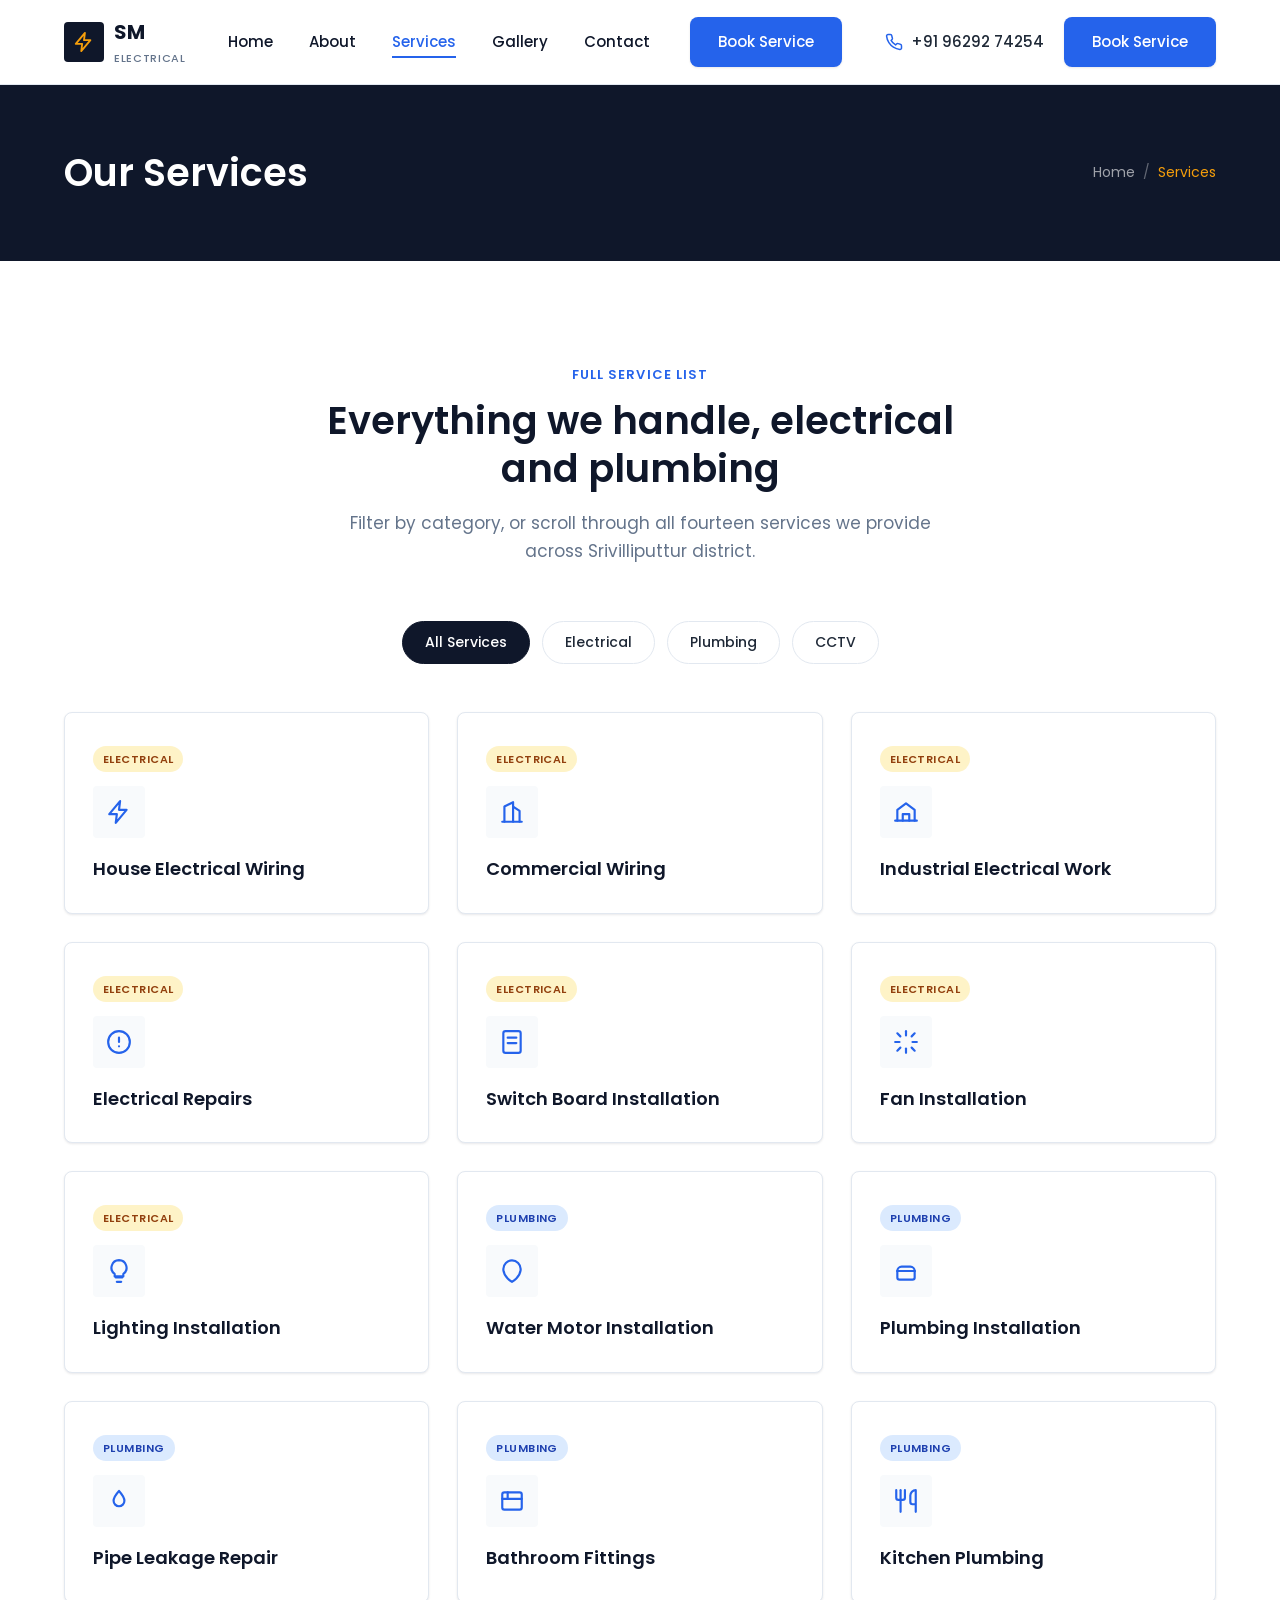
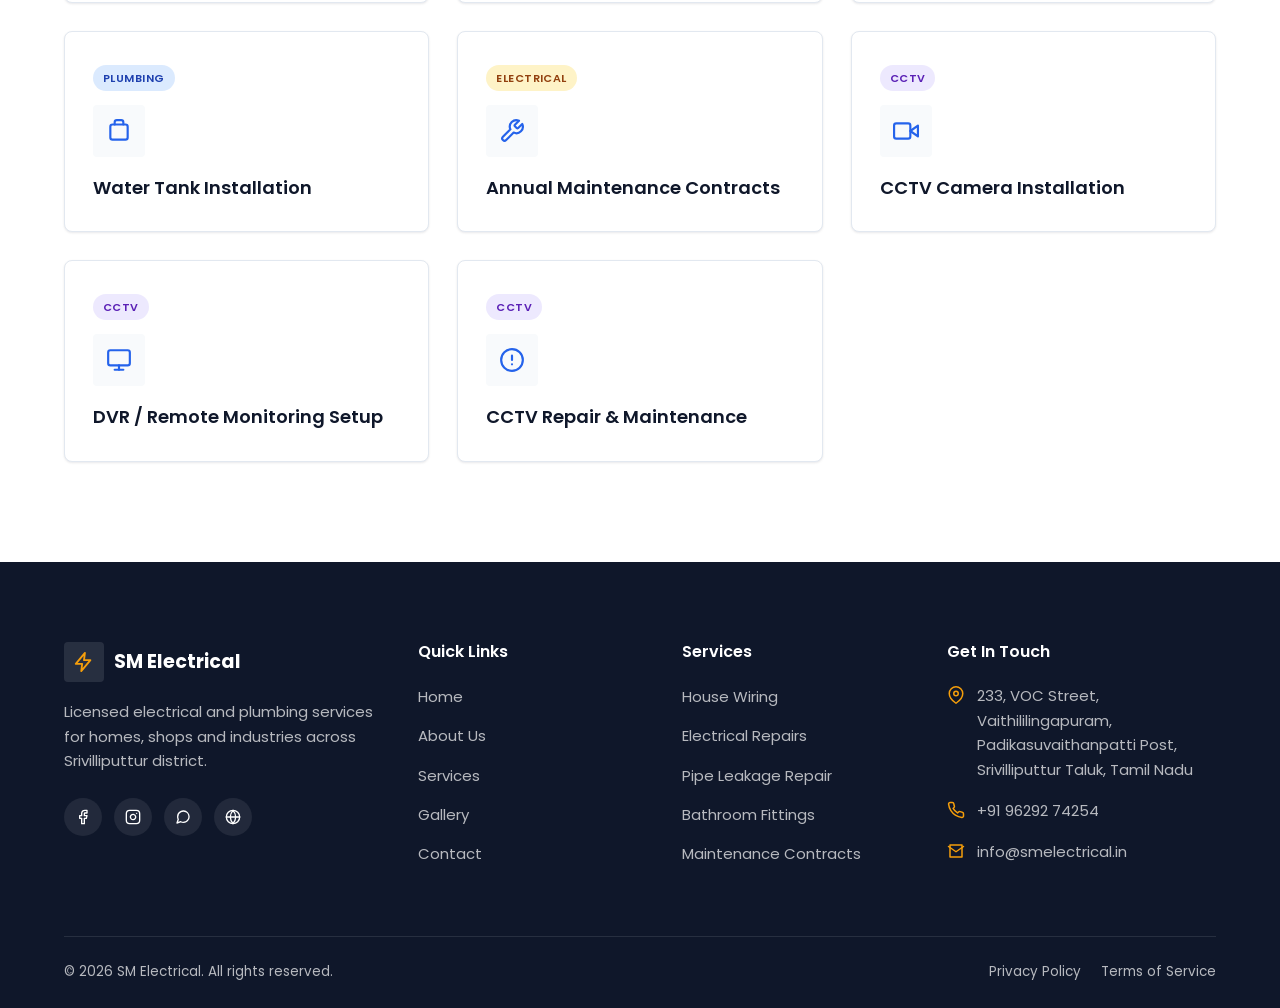
<file: project/services.html>
<!DOCTYPE html>
<html lang="en">
<head>
  <meta charset="UTF-8">
  <meta name="viewport" content="width=device-width, initial-scale=1.0">
  <title>Our Services | SM Electrical, Srivilliputtur</title>
  <meta name="description" content="Explore all electrical and plumbing services offered by SM Electrical in Srivilliputtur — wiring, repairs, installations, and maintenance for homes, shops and industries.">
  <meta property="og:type" content="website">
  <meta property="og:title" content="Electrical & Plumbing Services in Srivilliputtur">
  <meta property="og:description" content="House wiring, commercial and industrial electrical work, plumbing installation, leak repair and maintenance — all under one roof.">
  <meta property="og:image" content="images/hero-electrician.svg">
  <link rel="icon" href="images/favicon.svg" type="image/svg+xml">
  <link rel="preconnect" href="https://fonts.googleapis.com">
  <link rel="preconnect" href="https://fonts.gstatic.com" crossorigin>
  <link href="https://fonts.googleapis.com/css2?family=Poppins:wght@400;500;600;700&display=swap" rel="stylesheet">
  <link rel="stylesheet" href="css/style.css">
  <link rel="stylesheet" href="css/responsive.css">
</head>
<body>

  <a href="#main-content" class="skip-link">Skip to main content</a>

  <header class="site-header">
    <div class="container header-inner">
      <a href="index.html" class="logo" aria-label="SM Electrical — Home">
        <span class="logo-mark">
          <svg viewBox="0 0 24 24" fill="none" stroke="#F59E0B" stroke-width="2" stroke-linecap="round" stroke-linejoin="round" aria-hidden="true"><path d="M13 2 3 14h7l-1 8 10-12h-7l1-8z"/></svg>
        </span>
        <span class="logo-text">SM<span class="logo-sub">Electrical</span></span>
      </a>

      <nav class="main-nav" aria-label="Primary navigation">
        <ul class="nav-list">
          <li><a href="index.html" class="nav-link">Home</a></li>
          <li><a href="index.html#about" class="nav-link">About</a></li>
          <li><a href="services.html" class="nav-link">Services</a></li>
          <li><a href="index.html#gallery" class="nav-link">Gallery</a></li>
          <li><a href="index.html#contact" class="nav-link">Contact</a></li>
        </ul>
        <a href="index.html#contact" class="btn btn-primary">Book Service</a>
      </nav>

      <div class="header-actions">
        <a href="tel:+919629274254" class="header-call">
          <svg viewBox="0 0 24 24" fill="none" stroke="currentColor" stroke-width="2" stroke-linecap="round" stroke-linejoin="round" aria-hidden="true"><path d="M22 16.92v3a2 2 0 0 1-2.18 2 19.79 19.79 0 0 1-8.63-3.07 19.5 19.5 0 0 1-6-6 19.79 19.79 0 0 1-3.07-8.67A2 2 0 0 1 4.11 2h3a2 2 0 0 1 2 1.72c.127.96.361 1.903.7 2.81a2 2 0 0 1-.45 2.11L8.09 9.91a16 16 0 0 0 6 6l1.27-1.27a2 2 0 0 1 2.11-.45c.907.339 1.85.573 2.81.7A2 2 0 0 1 22 16.92z"/></svg>
          <span>+91 96292 74254</span>
        </a>
        <a href="index.html#contact" class="btn btn-primary">Book Service</a>
        <button type="button" class="nav-toggle" aria-label="Toggle navigation menu" aria-expanded="false" aria-controls="main-nav">
          <span class="nav-toggle-bar"></span>
          <span class="nav-toggle-bar"></span>
          <span class="nav-toggle-bar"></span>
        </button>
      </div>
    </div>
    <div class="nav-backdrop"></div>
  </header>

  <main id="main-content">

    <section class="page-hero">
      <div class="container page-hero-inner">
        <h1>Our Services</h1>
        <nav class="breadcrumbs" aria-label="Breadcrumb">
          <a href="index.html">Home</a>
          <span class="sep">/</span>
          <span class="current">Services</span>
        </nav>
      </div>
    </section>

    <section class="section">
      <div class="container">
        <div class="section-header section-header--center reveal">
          <span class="eyebrow">Full service list</span>
          <h2 class="section-title">Everything we handle, electrical and plumbing</h2>
          <p class="section-subtitle">Filter by category, or scroll through all fourteen services we provide across Srivilliputtur district.</p>
        </div>

        <div class="service-category-nav reveal" role="group" aria-label="Filter services by category">
          <button type="button" class="category-btn is-active" data-filter="all" aria-pressed="true">All Services</button>
          <button type="button" class="category-btn" data-filter="electrical" aria-pressed="false">Electrical</button>
          <button type="button" class="category-btn" data-filter="plumbing" aria-pressed="false">Plumbing</button>
          <button type="button" class="category-btn" data-filter="cctv" aria-pressed="false">CCTV</button>
        </div>

        <div class="services-page-grid">

          <div class="service-card reveal" id="wiring" data-category="electrical">
            <span class="service-tag service-tag--electrical">Electrical</span>
            <div class="service-icon">
              <svg viewBox="0 0 24 24" fill="none" stroke="currentColor" stroke-width="2" stroke-linecap="round" stroke-linejoin="round" aria-hidden="true"><path d="M13 2 3 14h7l-1 8 10-12h-7l1-8z"/></svg>
            </div>
            <h3>House Electrical Wiring</h3>
          </div>

          <div class="service-card reveal" id="commercial" data-category="electrical">
            <span class="service-tag service-tag--electrical">Electrical</span>
            <div class="service-icon">
              <svg viewBox="0 0 24 24" fill="none" stroke="currentColor" stroke-width="2" stroke-linecap="round" stroke-linejoin="round" aria-hidden="true"><path d="M3 21h18"/><path d="M5 21V7l8-4v18"/><path d="M19 21V11l-6-4"/></svg>
            </div>
            <h3>Commercial Wiring</h3>
          </div>

          <div class="service-card reveal" id="industrial" data-category="electrical">
            <span class="service-tag service-tag--electrical">Electrical</span>
            <div class="service-icon">
              <svg viewBox="0 0 24 24" fill="none" stroke="currentColor" stroke-width="2" stroke-linecap="round" stroke-linejoin="round" aria-hidden="true"><path d="M2 20h20"/><path d="M4 20V10l8-6 8 6v10"/><path d="M9 20v-6h6v6"/></svg>
            </div>
            <h3>Industrial Electrical Work</h3>
          </div>

          <div class="service-card reveal" id="repairs" data-category="electrical">
            <span class="service-tag service-tag--electrical">Electrical</span>
            <div class="service-icon">
              <svg viewBox="0 0 24 24" fill="none" stroke="currentColor" stroke-width="2" stroke-linecap="round" stroke-linejoin="round" aria-hidden="true"><circle cx="12" cy="12" r="10"/><line x1="12" y1="8" x2="12" y2="12"/><line x1="12" y1="16" x2="12.01" y2="16"/></svg>
            </div>
            <h3>Electrical Repairs</h3>
          </div>

          <div class="service-card reveal" id="switchboard" data-category="electrical">
            <span class="service-tag service-tag--electrical">Electrical</span>
            <div class="service-icon">
              <svg viewBox="0 0 24 24" fill="none" stroke="currentColor" stroke-width="2" stroke-linecap="round" stroke-linejoin="round" aria-hidden="true"><rect x="4" y="2" width="16" height="20" rx="2"/><line x1="8" y1="8" x2="16" y2="8"/><line x1="8" y1="13" x2="16" y2="13"/></svg>
            </div>
            <h3>Switch Board Installation</h3>
          </div>

          <div class="service-card reveal" id="fan" data-category="electrical">
            <span class="service-tag service-tag--electrical">Electrical</span>
            <div class="service-icon">
              <svg viewBox="0 0 24 24" fill="none" stroke="currentColor" stroke-width="2" stroke-linecap="round" stroke-linejoin="round" aria-hidden="true"><path d="M12 2v4"/><path d="m6.8 6.8-2.8-2.8"/><path d="M2 12h4"/><path d="m6.8 17.2-2.8 2.8"/><path d="M12 18v4"/><path d="m17.2 17.2 2.8 2.8"/><path d="M18 12h4"/><path d="m17.2 6.8 2.8-2.8"/></svg>
            </div>
            <h3>Fan Installation</h3>
          </div>

          <div class="service-card reveal" id="lighting" data-category="electrical">
            <span class="service-tag service-tag--electrical">Electrical</span>
            <div class="service-icon">
              <svg viewBox="0 0 24 24" fill="none" stroke="currentColor" stroke-width="2" stroke-linecap="round" stroke-linejoin="round" aria-hidden="true"><path d="M9 18h6"/><path d="M10 22h4"/><path d="M12 2a7 7 0 0 0-4 12.7V17h8v-2.3A7 7 0 0 0 12 2z"/></svg>
            </div>
            <h3>Lighting Installation</h3>
          </div>

          <div class="service-card reveal" id="watermotor" data-category="plumbing">
            <span class="service-tag service-tag--plumbing">Plumbing</span>
            <div class="service-icon">
              <svg viewBox="0 0 24 24" fill="none" stroke="currentColor" stroke-width="2" stroke-linecap="round" stroke-linejoin="round" aria-hidden="true"><path d="M12 22s8-4.5 8-11.8A8 8 0 0 0 4 10.2C4 17.5 12 22 12 22z"/></svg>
            </div>
            <h3>Water Motor Installation</h3>
          </div>

          <div class="service-card reveal" id="plumbing-install" data-category="plumbing">
            <span class="service-tag service-tag--plumbing">Plumbing</span>
            <div class="service-icon">
              <svg viewBox="0 0 24 24" fill="none" stroke="currentColor" stroke-width="2" stroke-linecap="round" stroke-linejoin="round" aria-hidden="true"><path d="M4 12h16"/><path d="M4 12a4 4 0 0 1 4-4h8a4 4 0 0 1 4 4"/><path d="M4 12v6a2 2 0 0 0 2 2h12a2 2 0 0 0 2-2v-6"/></svg>
            </div>
            <h3>Plumbing Installation</h3>
          </div>

          <div class="service-card reveal" id="leakage" data-category="plumbing">
            <span class="service-tag service-tag--plumbing">Plumbing</span>
            <div class="service-icon">
              <svg viewBox="0 0 24 24" fill="none" stroke="currentColor" stroke-width="2" stroke-linecap="round" stroke-linejoin="round" aria-hidden="true"><path d="M12 2.69s5 5.5 5 9.13a5 5 0 0 1-10 0c0-3.63 5-9.13 5-9.13z"/></svg>
            </div>
            <h3>Pipe Leakage Repair</h3>
          </div>

          <div class="service-card reveal" id="bathroom" data-category="plumbing">
            <span class="service-tag service-tag--plumbing">Plumbing</span>
            <div class="service-icon">
              <svg viewBox="0 0 24 24" fill="none" stroke="currentColor" stroke-width="2" stroke-linecap="round" stroke-linejoin="round" aria-hidden="true"><rect x="3" y="4" width="18" height="16" rx="2"/><path d="M3 10h18"/><path d="M8 4v6"/></svg>
            </div>
            <h3>Bathroom Fittings</h3>
          </div>

          <div class="service-card reveal" id="kitchen" data-category="plumbing">
            <span class="service-tag service-tag--plumbing">Plumbing</span>
            <div class="service-icon">
              <svg viewBox="0 0 24 24" fill="none" stroke="currentColor" stroke-width="2" stroke-linecap="round" stroke-linejoin="round" aria-hidden="true"><path d="M3 2v7c0 1.1.9 2 2 2h4a2 2 0 0 0 2-2V2"/><path d="M7 2v20"/><path d="M21 15V2a5 5 0 0 0-5 5v6c0 1.1.9 2 2 2h3zm0 0v7"/></svg>
            </div>
            <h3>Kitchen Plumbing</h3>
          </div>

          <div class="service-card reveal" id="watertank" data-category="plumbing">
            <span class="service-tag service-tag--plumbing">Plumbing</span>
            <div class="service-icon">
              <svg viewBox="0 0 24 24" fill="none" stroke="currentColor" stroke-width="2" stroke-linecap="round" stroke-linejoin="round" aria-hidden="true"><rect x="4" y="6" width="16" height="14" rx="2"/><path d="M8 6V4a2 2 0 0 1 2-2h4a2 2 0 0 1 2 2v2"/></svg>
            </div>
            <h3>Water Tank Installation</h3>
          </div>

          <div class="service-card reveal" id="maintenance" data-category="electrical">
            <span class="service-tag service-tag--electrical">Electrical</span>
            <div class="service-icon">
              <svg viewBox="0 0 24 24" fill="none" stroke="currentColor" stroke-width="2" stroke-linecap="round" stroke-linejoin="round" aria-hidden="true"><path d="M14.7 6.3a1 1 0 0 0 0 1.4l1.6 1.6a1 1 0 0 0 1.4 0l3.77-3.77a6 6 0 0 1-7.94 7.94l-6.91 6.91a2.12 2.12 0 0 1-3-3l6.91-6.91a6 6 0 0 1 7.94-7.94l-3.76 3.76z"/></svg>
            </div>
            <h3>Annual Maintenance Contracts</h3>
          </div>

          <div class="service-card reveal" id="cctv-installation" data-category="cctv">
            <span class="service-tag service-tag--cctv">CCTV</span>
            <div class="service-icon">
              <svg viewBox="0 0 24 24" fill="none" stroke="currentColor" stroke-width="2" stroke-linecap="round" stroke-linejoin="round" aria-hidden="true"><path d="M23 7l-7 5 7 5V7z"/><rect x="1" y="5" width="15" height="14" rx="2" ry="2"/></svg>
            </div>
            <h3>CCTV Camera Installation</h3>
          </div>

          <div class="service-card reveal" id="cctv-monitoring" data-category="cctv">
            <span class="service-tag service-tag--cctv">CCTV</span>
            <div class="service-icon">
              <svg viewBox="0 0 24 24" fill="none" stroke="currentColor" stroke-width="2" stroke-linecap="round" stroke-linejoin="round" aria-hidden="true"><rect x="2" y="3" width="20" height="14" rx="2"/><line x1="8" y1="21" x2="16" y2="21"/><line x1="12" y1="17" x2="12" y2="21"/></svg>
            </div>
            <h3>DVR / Remote Monitoring Setup</h3>
          </div>

          <div class="service-card reveal" id="cctv-repair" data-category="cctv">
            <span class="service-tag service-tag--cctv">CCTV</span>
            <div class="service-icon">
              <svg viewBox="0 0 24 24" fill="none" stroke="currentColor" stroke-width="2" stroke-linecap="round" stroke-linejoin="round" aria-hidden="true"><circle cx="12" cy="12" r="10"/><line x1="12" y1="8" x2="12" y2="12"/><line x1="12" y1="16" x2="12.01" y2="16"/></svg>
            </div>
            <h3>CCTV Repair &amp; Maintenance</h3>
          </div>

        </div>
      </div>
    </section>

  </main>

  <footer class="site-footer">
    <div class="container">
      <div class="footer-grid">
        <div class="footer-about">
          <a href="index.html" class="footer-logo">
            <span class="logo-mark">
              <svg viewBox="0 0 24 24" fill="none" stroke="#F59E0B" stroke-width="2" stroke-linecap="round" stroke-linejoin="round" aria-hidden="true"><path d="M13 2 3 14h7l-1 8 10-12h-7l1-8z"/></svg>
            </span>
            SM Electrical
          </a>
          <p>Licensed electrical and plumbing services for homes, shops and industries across Srivilliputtur district.</p>
          <div class="footer-social">
            <a href="#" aria-label="Follow us on Facebook"><svg viewBox="0 0 24 24" fill="none" stroke="currentColor" stroke-width="2" stroke-linecap="round" stroke-linejoin="round" aria-hidden="true"><path d="M18 2h-3a5 5 0 0 0-5 5v3H7v4h3v8h4v-8h3l1-4h-4V7a1 1 0 0 1 1-1h3z"/></svg></a>
            <a href="https://www.instagram.com/sm_electrical_1997" target="_blank" rel="noopener" aria-label="Follow us on Instagram"><svg viewBox="0 0 24 24" fill="none" stroke="currentColor" stroke-width="2" stroke-linecap="round" stroke-linejoin="round" aria-hidden="true"><rect x="2" y="2" width="20" height="20" rx="5"/><path d="M16 11.37A4 4 0 1 1 12.63 8 4 4 0 0 1 16 11.37z"/><line x1="17.5" y1="6.5" x2="17.51" y2="6.5"/></svg></a>
            <a href="https://wa.me/919629274254" target="_blank" rel="noopener" aria-label="Message us on WhatsApp"><svg viewBox="0 0 24 24" fill="none" stroke="currentColor" stroke-width="2" stroke-linecap="round" stroke-linejoin="round" aria-hidden="true"><path d="M21 11.5a8.38 8.38 0 0 1-.9 3.8 8.5 8.5 0 0 1-7.6 4.7 8.38 8.38 0 0 1-3.8-.9L3 21l1.9-5.7a8.38 8.38 0 0 1-.9-3.8 8.5 8.5 0 0 1 4.7-7.6 8.38 8.38 0 0 1 3.8-.9h.5a8.48 8.48 0 0 1 8 8v.5z"/></svg></a>
            <a href="#" aria-label="Find us on Google"><svg viewBox="0 0 24 24" fill="none" stroke="currentColor" stroke-width="2" stroke-linecap="round" stroke-linejoin="round" aria-hidden="true"><circle cx="12" cy="12" r="10"/><line x1="2" y1="12" x2="22" y2="12"/><path d="M12 2a15.3 15.3 0 0 1 4 10 15.3 15.3 0 0 1-4 10 15.3 15.3 0 0 1-4-10 15.3 15.3 0 0 1 4-10z"/></svg></a>
          </div>
        </div>

        <div class="footer-nav">
          <h3 class="footer-heading">Quick Links</h3>
          <ul class="footer-links">
            <li><a href="index.html">Home</a></li>
            <li><a href="index.html#about">About Us</a></li>
            <li><a href="services.html">Services</a></li>
            <li><a href="index.html#gallery">Gallery</a></li>
            <li><a href="index.html#contact">Contact</a></li>
          </ul>
        </div>

        <div class="footer-services">
          <h3 class="footer-heading">Services</h3>
          <ul class="footer-links">
            <li><a href="services.html#wiring">House Wiring</a></li>
            <li><a href="services.html#repairs">Electrical Repairs</a></li>
            <li><a href="services.html#leakage">Pipe Leakage Repair</a></li>
            <li><a href="services.html#bathroom">Bathroom Fittings</a></li>
            <li><a href="services.html#maintenance">Maintenance Contracts</a></li>
          </ul>
        </div>

        <div class="footer-contact">
          <h3 class="footer-heading">Get In Touch</h3>
          <div class="footer-contact-item">
            <svg viewBox="0 0 24 24" fill="none" stroke="currentColor" stroke-width="2" stroke-linecap="round" stroke-linejoin="round" aria-hidden="true"><path d="M21 10c0 7-9 13-9 13s-9-6-9-13a9 9 0 0 1 18 0z"/><circle cx="12" cy="10" r="3"/></svg>
            <span>233, VOC Street, Vaithililingapuram, Padikasuvaithanpatti Post, Srivilliputtur Taluk, Tamil Nadu</span>
          </div>
          <div class="footer-contact-item">
            <svg viewBox="0 0 24 24" fill="none" stroke="currentColor" stroke-width="2" stroke-linecap="round" stroke-linejoin="round" aria-hidden="true"><path d="M22 16.92v3a2 2 0 0 1-2.18 2 19.79 19.79 0 0 1-8.63-3.07 19.5 19.5 0 0 1-6-6 19.79 19.79 0 0 1-3.07-8.67A2 2 0 0 1 4.11 2h3a2 2 0 0 1 2 1.72c.127.96.361 1.903.7 2.81a2 2 0 0 1-.45 2.11L8.09 9.91a16 16 0 0 0 6 6l1.27-1.27a2 2 0 0 1 2.11-.45c.907.339 1.85.573 2.81.7A2 2 0 0 1 22 16.92z"/></svg>
            <span>+91 96292 74254</span>
          </div>
          <div class="footer-contact-item">
            <svg viewBox="0 0 24 24" fill="none" stroke="currentColor" stroke-width="2" stroke-linecap="round" stroke-linejoin="round" aria-hidden="true"><path d="M4 4h16v16H4z"/><path d="m22 6-10 7L2 6"/></svg>
            <span>info@smelectrical.in</span>
          </div>
        </div>
      </div>

      <div class="footer-bottom">
        <p>&copy; <span id="current-year">2026</span> SM Electrical. All rights reserved.</p>
        <div class="footer-bottom-links">
          <a href="#">Privacy Policy</a>
          <a href="#">Terms of Service</a>
        </div>
      </div>
    </div>
  </footer>

  <button type="button" class="scroll-top" aria-label="Scroll back to top">
    <svg viewBox="0 0 24 24" fill="none" stroke="currentColor" stroke-width="2" stroke-linecap="round" stroke-linejoin="round" aria-hidden="true"><line x1="12" y1="19" x2="12" y2="5"/><polyline points="5 12 12 5 19 12"/></svg>
  </button>

  <script src="js/main.js"></script>
</body>
</html>
</file>
<file: project/css/style.css>
/* ==========================================================================
   SM Electrical
   Main Stylesheet
   ========================================================================== */

/* -----------------------------------------
   1. CSS Variables
----------------------------------------- */
:root {
  --color-primary: #0F172A;
  --color-secondary: #2563EB;
  --color-accent: #F59E0B;
  --color-bg: #FFFFFF;
  --color-section-bg: #F8FAFC;
  --color-text: #1F2937;
  --color-text-muted: #64748B;
  --color-border: #E2E8F0;
  --color-white: #FFFFFF;

  --font-primary: 'Poppins', -apple-system, BlinkMacSystemFont, 'Segoe UI', sans-serif;

  --max-width: 1200px;
  --radius: 8px;
  --radius-sm: 4px;

  --section-padding: 100px;
  --section-padding-mobile: 60px;

  --shadow-sm: 0 1px 3px rgba(15, 23, 42, 0.06), 0 1px 2px rgba(15, 23, 42, 0.04);
  --shadow-md: 0 4px 14px rgba(15, 23, 42, 0.08);
  --shadow-lg: 0 10px 30px rgba(15, 23, 42, 0.10);

  --transition-fast: 0.2s ease;
  --transition-base: 0.3s ease;
}

/* Scroll offset for sticky header on anchor jumps */
#about,
#services,
#gallery,
#contact,
#why-us,
#how-we-work,
#testimonials {
  scroll-margin-top: 100px;
}

/* -----------------------------------------
   2. Reset & Base
----------------------------------------- */
*,
*::before,
*::after {
  box-sizing: border-box;
  margin: 0;
  padding: 0;
}

html {
  scroll-behavior: smooth;
  -webkit-text-size-adjust: 100%;
}

body {
  font-family: var(--font-primary);
  color: var(--color-text);
  background-color: var(--color-bg);
  line-height: 1.65;
  font-size: 16px;
  overflow-x: hidden;
}

img {
  max-width: 100%;
  display: block;
}

a {
  color: inherit;
  text-decoration: none;
}

ul,
ol {
  list-style: none;
}

button {
  font-family: inherit;
  cursor: pointer;
  border: none;
  background: none;
}

input,
textarea,
select {
  font-family: inherit;
  font-size: 1rem;
}

h1, h2, h3, h4, h5, h6 {
  font-weight: 600;
  line-height: 1.25;
  color: var(--color-primary);
}

/* Visible keyboard focus for accessibility */
a:focus-visible,
button:focus-visible,
input:focus-visible,
textarea:focus-visible,
select:focus-visible {
  outline: 2px solid var(--color-secondary);
  outline-offset: 3px;
  border-radius: var(--radius-sm);
}

.skip-link {
  position: absolute;
  left: -9999px;
  top: 0;
  background: var(--color-primary);
  color: var(--color-white);
  padding: 12px 20px;
  z-index: 2000;
  border-radius: 0 0 var(--radius-sm) 0;
}

.skip-link:focus {
  left: 0;
}

@media (prefers-reduced-motion: reduce) {
  *,
  *::before,
  *::after {
    animation-duration: 0.01ms !important;
    animation-iteration-count: 1 !important;
    transition-duration: 0.01ms !important;
    scroll-behavior: auto !important;
  }
}

/* -----------------------------------------
   3. Layout Helpers
----------------------------------------- */
.container {
  max-width: var(--max-width);
  margin-inline: auto;
  padding-inline: 24px;
}

.section {
  padding-block: var(--section-padding);
}

.section--alt {
  background-color: var(--color-section-bg);
}

.section-header {
  max-width: 640px;
  margin-bottom: 56px;
}

.section-header--center {
  margin-inline: auto;
  text-align: center;
}

.eyebrow {
  display: inline-block;
  font-size: 0.8125rem;
  font-weight: 600;
  letter-spacing: 0.08em;
  text-transform: uppercase;
  color: var(--color-secondary);
  margin-bottom: 12px;
  position: relative;
  padding-left: 28px;
}

.eyebrow::before {
  content: '';
  position: absolute;
  left: 0;
  top: 50%;
  transform: translateY(-50%);
  width: 18px;
  height: 2px;
  background-color: var(--color-accent);
}

.section-header--center .eyebrow {
  padding-left: 0;
}

.section-header--center .eyebrow::before {
  display: none;
}

.section-title {
  font-size: clamp(1.75rem, 3vw, 2.5rem);
  margin-bottom: 16px;
}

.section-subtitle {
  color: var(--color-text-muted);
  font-size: 1.0625rem;
}

.text-center {
  text-align: center;
}

/* Fade-in on scroll */
.reveal {
  opacity: 0;
  transform: translateY(24px);
  transition: opacity 0.6s ease, transform 0.6s ease;
}

.reveal.is-visible {
  opacity: 1;
  transform: translateY(0);
}

/* -----------------------------------------
   4. Buttons
----------------------------------------- */
.btn {
  display: inline-flex;
  align-items: center;
  justify-content: center;
  gap: 8px;
  padding: 13px 28px;
  border-radius: var(--radius);
  font-weight: 500;
  font-size: 0.9375rem;
  transition: transform var(--transition-fast), box-shadow var(--transition-fast), background-color var(--transition-fast), color var(--transition-fast), border-color var(--transition-fast);
  white-space: nowrap;
}

.btn-primary {
  background-color: var(--color-secondary);
  color: var(--color-white);
  box-shadow: var(--shadow-sm);
}

.btn-primary:hover {
  background-color: #1D4ED8;
  box-shadow: var(--shadow-md);
  transform: translateY(-2px);
}

.btn-accent {
  background-color: var(--color-accent);
  color: var(--color-primary);
}

.btn-accent:hover {
  background-color: #D97F09;
  transform: translateY(-2px);
  box-shadow: var(--shadow-md);
}

.btn-outline {
  background-color: transparent;
  color: var(--color-primary);
  border: 1.5px solid var(--color-border);
}

.btn-outline:hover {
  border-color: var(--color-secondary);
  color: var(--color-secondary);
  transform: translateY(-2px);
}

.btn-outline-light {
  background-color: transparent;
  color: var(--color-white);
  border: 1.5px solid rgba(255, 255, 255, 0.35);
}

.btn-outline-light:hover {
  border-color: var(--color-white);
  background-color: rgba(255, 255, 255, 0.08);
  transform: translateY(-2px);
}

.btn-sm {
  padding: 10px 20px;
  font-size: 0.875rem;
}

.btn-block {
  width: 100%;
}

/* -----------------------------------------
   5. Header
----------------------------------------- */
.site-header {
  position: sticky;
  top: 0;
  z-index: 1000;
  background-color: rgba(255, 255, 255, 0.96);
  backdrop-filter: saturate(180%) blur(6px);
  border-bottom: 1px solid var(--color-border);
  transition: box-shadow var(--transition-base);
}

.site-header.is-scrolled {
  box-shadow: var(--shadow-sm);
}

.header-inner {
  display: flex;
  align-items: center;
  justify-content: space-between;
  height: 84px;
}

.logo {
  display: flex;
  align-items: center;
  gap: 10px;
  font-weight: 700;
  font-size: 1.25rem;
  color: var(--color-primary);
  flex-shrink: 0;
}

.logo-mark {
  width: 40px;
  height: 40px;
  border-radius: var(--radius-sm);
  background-color: var(--color-primary);
  display: flex;
  align-items: center;
  justify-content: center;
  flex-shrink: 0;
}

.logo-mark svg {
  width: 22px;
  height: 22px;
}

.logo-text .logo-sub {
  display: block;
  font-size: 0.6875rem;
  font-weight: 500;
  letter-spacing: 0.06em;
  color: var(--color-text-muted);
  text-transform: uppercase;
}

.main-nav {
  display: flex;
  align-items: center;
  gap: 40px;
}

.nav-list {
  display: flex;
  align-items: center;
  gap: 36px;
}

.nav-link {
  position: relative;
  font-size: 0.9375rem;
  font-weight: 500;
  color: var(--color-primary);
  padding-block: 6px;
}

.nav-link::after {
  content: '';
  position: absolute;
  left: 0;
  bottom: 0;
  width: 0;
  height: 2px;
  background-color: var(--color-secondary);
  transition: width var(--transition-base);
}

.nav-link:hover::after,
.nav-link.is-active::after {
  width: 100%;
}

.nav-link.is-active {
  color: var(--color-secondary);
}

.header-actions {
  display: flex;
  align-items: center;
  gap: 20px;
}

.header-call {
  display: flex;
  align-items: center;
  gap: 8px;
  font-size: 0.9375rem;
  font-weight: 500;
}

.header-call svg {
  width: 18px;
  height: 18px;
  color: var(--color-secondary);
  flex-shrink: 0;
}

.nav-toggle {
  display: none;
  flex-direction: column;
  justify-content: center;
  gap: 5px;
  width: 40px;
  height: 40px;
  z-index: 1100;
}

.nav-toggle-bar {
  width: 22px;
  height: 2px;
  background-color: var(--color-primary);
  transition: transform var(--transition-base), opacity var(--transition-base);
}

.nav-toggle[aria-expanded="true"] .nav-toggle-bar:nth-child(1) {
  transform: translateY(7px) rotate(45deg);
}

.nav-toggle[aria-expanded="true"] .nav-toggle-bar:nth-child(2) {
  opacity: 0;
}

.nav-toggle[aria-expanded="true"] .nav-toggle-bar:nth-child(3) {
  transform: translateY(-7px) rotate(-45deg);
}

/* -----------------------------------------
   6. Hero
----------------------------------------- */
.hero {
  background-color: var(--color-primary);
  background-image:
    linear-gradient(rgba(15, 23, 42, 0.75), rgba(15, 23, 42, 0.85)),
    url('../images/home.png?v=2');
  background-size: cover;
  background-position: center;
  background-repeat: no-repeat;
  position: relative;
  overflow: hidden;
}

.hero::before {
  display: none;
}

.hero-inner {
  position: relative;
  z-index: 1;
  padding-block: 120px 100px;
  display: grid;
  grid-template-columns: 1fr;
  gap: 48px;
  align-items: center;
}

.hero-title {
  color: var(--color-white);
  font-size: clamp(2.25rem, 4vw, 3.375rem);
  line-height: 1.15;
  margin-bottom: 20px;
}

.hero-title span {
  color: var(--color-accent);
}

.hero-subtitle {
  color: var(--color-accent);
  font-weight: 500;
  font-size: 1.125rem;
  margin-bottom: 16px;
}

.hero-desc {
  color: rgba(255, 255, 255, 0.78);
  font-size: 1.0625rem;
  max-width: 520px;
  margin-bottom: 16px;
}

.hero-tags {
  font-size: 0.875rem;
  letter-spacing: 0.05em;
  color: rgba(255, 255, 255, 0.7);
  margin-bottom: 32px;
}

.hero-actions {
  display: flex;
  flex-wrap: wrap;
  gap: 16px;
  margin-bottom: 44px;
}

/* -----------------------------------------
   7. Intro / About Snapshot
----------------------------------------- */
.intro {
  display: grid;
  grid-template-columns: 0.9fr 1.1fr;
  gap: 64px;
  align-items: center;
}

.intro-media {
  position: relative;
  border-radius: var(--radius);
  overflow: hidden;
}

.intro-media img {
  width: 100%;
  height: 100%;
  object-fit: cover;
  border-radius: var(--radius);
}

.intro-badge {
  position: absolute;
  bottom: 20px;
  right: -20px;
  background-color: var(--color-white);
  border-radius: var(--radius);
  padding: 20px 24px;
  box-shadow: var(--shadow-lg);
  text-align: center;
}

.intro-badge strong {
  display: block;
  font-size: 1.75rem;
  color: var(--color-secondary);
}

.intro-badge span {
  font-size: 0.75rem;
  color: var(--color-text-muted);
}

.intro-list {
  display: grid;
  grid-template-columns: 1fr 1fr;
  gap: 20px;
  margin-top: 28px;
}

.intro-list-item {
  display: flex;
  gap: 12px;
  align-items: flex-start;
}

.intro-list-item svg {
  width: 22px;
  height: 22px;
  color: var(--color-secondary);
  flex-shrink: 0;
}

.intro-list-item h4 {
  font-size: 0.9375rem;
  margin-bottom: 2px;
}

.intro-list-item p {
  font-size: 0.875rem;
  color: var(--color-text-muted);
}

/* -----------------------------------------
   8. Services Grid & Cards
----------------------------------------- */
.services-grid {
  display: grid;
  grid-template-columns: repeat(3, 1fr);
  gap: 28px;
}

.service-card {
  background-color: var(--color-white);
  border: 1px solid var(--color-border);
  border-radius: var(--radius);
  padding: 32px 28px;
  box-shadow: var(--shadow-sm);
  transition: transform var(--transition-base), box-shadow var(--transition-base), border-color var(--transition-base);
  display: block;
  cursor: default;
}

.service-card:hover {
  transform: translateY(-4px);
  box-shadow: var(--shadow-md);
  border-color: transparent;
}

.service-icon {
  width: 52px;
  height: 52px;
  border-radius: var(--radius-sm);
  background-color: var(--color-section-bg);
  display: flex;
  align-items: center;
  justify-content: center;
  margin-bottom: 20px;
  transition: background-color var(--transition-base);
}

.service-card:hover .service-icon {
  background-color: var(--color-secondary);
}

.service-icon svg {
  width: 26px;
  height: 26px;
  color: var(--color-secondary);
  transition: color var(--transition-base);
}

.service-card:hover .service-icon svg {
  color: var(--color-white);
}

.service-card h3 {
  font-size: 1.125rem;
  margin-bottom: 0;
}

.service-card p {
  color: var(--color-text-muted);
  font-size: 0.9375rem;
  margin-bottom: 20px;
}

.service-link {
  display: inline-flex;
  align-items: center;
  gap: 6px;
  font-size: 0.875rem;
  font-weight: 600;
  color: var(--color-secondary);
}

.service-link svg {
  width: 16px;
  height: 16px;
  transition: transform var(--transition-fast);
}

.service-link:hover svg {
  transform: translateX(3px);
}

.services-footer {
  margin-top: 48px;
  text-align: center;
}

.service-tag {
  display: inline-block;
  font-size: 0.6875rem;
  font-weight: 600;
  letter-spacing: 0.04em;
  text-transform: uppercase;
  padding: 4px 10px;
  border-radius: 999px;
  margin-bottom: 14px;
}

.service-tag--electrical {
  background-color: #FEF3C7;
  color: #92400E;
}

.service-tag--plumbing {
  background-color: #DBEAFE;
  color: #1E40AF;
}

.service-tag--cctv {
  background-color: #EDE9FE;
  color: #5B21B6;
}

/* -----------------------------------------
   9. Why Choose Us
----------------------------------------- */
.why-grid {
  display: grid;
  grid-template-columns: repeat(4, 1fr);
  gap: 28px;
}

.why-card {
  text-align: left;
  padding: 8px 0;
}

.why-number {
  font-size: 0.8125rem;
  font-weight: 700;
  color: var(--color-accent);
  letter-spacing: 0.06em;
  margin-bottom: 14px;
}

.why-card h3 {
  font-size: 1.0625rem;
  margin-bottom: 10px;
}

.why-card p {
  font-size: 0.9375rem;
  color: var(--color-text-muted);
}

/* -----------------------------------------
   10. How We Work (Process)
----------------------------------------- */
.process-grid {
  display: grid;
  grid-template-columns: repeat(4, 1fr);
  gap: 0;
  position: relative;
}

.process-step {
  position: relative;
  padding: 0 24px;
  text-align: center;
}

.process-step:not(:last-child)::after {
  content: '';
  position: absolute;
  top: 28px;
  right: -14%;
  width: 28%;
  border-top: 1.5px dashed var(--color-border);
}

.process-step-icon {
  width: 56px;
  height: 56px;
  border-radius: 50%;
  background-color: var(--color-primary);
  color: var(--color-white);
  display: flex;
  align-items: center;
  justify-content: center;
  font-weight: 700;
  font-size: 1.125rem;
  margin: 0 auto 20px;
  position: relative;
  z-index: 1;
}

.process-step h3 {
  font-size: 1.0625rem;
  margin-bottom: 10px;
}

.process-step p {
  font-size: 0.9375rem;
  color: var(--color-text-muted);
}

/* -----------------------------------------
   11. Emergency Banner
----------------------------------------- */
.emergency-banner {
  background-color: var(--color-secondary);
  background-image: linear-gradient(120deg, #1E40AF, #2563EB);
  padding-block: 48px;
}

.emergency-inner {
  display: flex;
  align-items: center;
  justify-content: space-between;
  gap: 32px;
  flex-wrap: wrap;
}

.emergency-content {
  display: flex;
  align-items: center;
  gap: 20px;
}

.emergency-icon {
  width: 56px;
  height: 56px;
  border-radius: 50%;
  background-color: rgba(255, 255, 255, 0.12);
  display: flex;
  align-items: center;
  justify-content: center;
  flex-shrink: 0;
}

.emergency-icon svg {
  width: 28px;
  height: 28px;
  color: var(--color-white);
}

.emergency-content h2 {
  color: var(--color-white);
  font-size: 1.375rem;
  margin-bottom: 4px;
}

.emergency-content p {
  color: rgba(255, 255, 255, 0.82);
  font-size: 0.9375rem;
}

.emergency-actions {
  display: flex;
  gap: 14px;
  flex-wrap: wrap;
}

/* -----------------------------------------
   13. Testimonials
----------------------------------------- */
.testimonials-grid {
  display: grid;
  grid-template-columns: repeat(3, 1fr);
  gap: 28px;
}

.testimonial-card {
  background-color: var(--color-white);
  border-radius: var(--radius);
  padding: 32px;
  box-shadow: var(--shadow-sm);
  border: 1px solid var(--color-border);
}

.testimonial-stars {
  display: flex;
  gap: 4px;
  margin-bottom: 18px;
}

.testimonial-stars svg {
  width: 16px;
  height: 16px;
  color: var(--color-accent);
}

.testimonial-text {
  font-size: 0.9375rem;
  color: var(--color-text);
  margin-bottom: 24px;
}

.testimonial-author {
  display: flex;
  align-items: center;
  gap: 12px;
}

.testimonial-avatar {
  width: 44px;
  height: 44px;
  border-radius: 50%;
  background-color: var(--color-primary);
  color: var(--color-white);
  display: flex;
  align-items: center;
  justify-content: center;
  font-weight: 600;
  font-size: 0.9375rem;
  flex-shrink: 0;
}

.testimonial-author h4 {
  font-size: 0.9375rem;
  margin-bottom: 1px;
}

.testimonial-author span {
  font-size: 0.8125rem;
  color: var(--color-text-muted);
}

/* -----------------------------------------
   14. FAQ Accordion
----------------------------------------- */
.faq-list {
  max-width: 800px;
  margin-inline: auto;
  display: flex;
  flex-direction: column;
  gap: 12px;
}

.faq-item {
  border: 1px solid var(--color-border);
  border-radius: var(--radius);
  background-color: var(--color-white);
  overflow: hidden;
}

.faq-question {
  width: 100%;
  display: flex;
  align-items: center;
  justify-content: space-between;
  gap: 16px;
  padding: 20px 24px;
  text-align: left;
  font-weight: 500;
  font-size: 0.9688rem;
  color: var(--color-primary);
}

.faq-icon {
  width: 20px;
  height: 20px;
  flex-shrink: 0;
  position: relative;
}

.faq-icon::before,
.faq-icon::after {
  content: '';
  position: absolute;
  background-color: var(--color-secondary);
  top: 50%;
  left: 50%;
  transition: transform var(--transition-base);
}

.faq-icon::before {
  width: 12px;
  height: 2px;
  transform: translate(-50%, -50%);
}

.faq-icon::after {
  width: 2px;
  height: 12px;
  transform: translate(-50%, -50%);
}

.faq-question[aria-expanded="true"] .faq-icon::after {
  transform: translate(-50%, -50%) rotate(90deg) scaleX(0);
}

.faq-answer {
  max-height: 0;
  overflow: hidden;
  transition: max-height 0.35s ease;
}

.faq-answer-inner {
  padding: 0 24px 22px;
  color: var(--color-text-muted);
  font-size: 0.9375rem;
}

/* -----------------------------------------
   15. Contact CTA
----------------------------------------- */
.cta-section {
  background-color: var(--color-primary);
  border-radius: var(--radius);
  margin-inline: 24px;
  padding: 64px 48px;
  text-align: center;
  position: relative;
  overflow: hidden;
}

.cta-section::before {
  content: '';
  position: absolute;
  top: -60px;
  right: -60px;
  width: 220px;
  height: 220px;
  border-radius: 50%;
  border: 40px solid rgba(245, 158, 11, 0.08);
}

.cta-inner {
  max-width: 640px;
  margin-inline: auto;
  position: relative;
  z-index: 1;
}

.cta-inner h2 {
  color: var(--color-white);
  font-size: clamp(1.5rem, 3vw, 2rem);
  margin-bottom: 14px;
}

.cta-inner p {
  color: rgba(255, 255, 255, 0.75);
  margin-bottom: 32px;
}

.cta-actions {
  display: flex;
  justify-content: center;
  gap: 16px;
  flex-wrap: wrap;
}

/* -----------------------------------------
   16. Footer
----------------------------------------- */
.site-footer {
  background-color: var(--color-primary);
  color: rgba(255, 255, 255, 0.7);
  padding-top: 80px;
}

.footer-grid {
  display: grid;
  grid-template-columns: 1.4fr 1fr 1fr 1.2fr;
  gap: 40px;
  padding-bottom: 56px;
  border-bottom: 1px solid rgba(255, 255, 255, 0.1);
}

.footer-logo {
  display: flex;
  align-items: center;
  gap: 10px;
  color: var(--color-white);
  font-weight: 700;
  font-size: 1.1875rem;
  margin-bottom: 18px;
}

.footer-logo .logo-mark {
  background-color: rgba(255, 255, 255, 0.1);
}

.footer-about p {
  font-size: 0.9375rem;
  margin-bottom: 24px;
  max-width: 320px;
}

.footer-social {
  display: flex;
  gap: 12px;
}

.footer-social a {
  width: 38px;
  height: 38px;
  border-radius: 50%;
  background-color: rgba(255, 255, 255, 0.08);
  display: flex;
  align-items: center;
  justify-content: center;
  transition: background-color var(--transition-fast), transform var(--transition-fast);
}

.footer-social a:hover {
  background-color: var(--color-secondary);
  transform: translateY(-3px);
}

.footer-social svg {
  width: 16px;
  height: 16px;
  color: var(--color-white);
}

.footer-heading {
  color: var(--color-white);
  font-size: 1rem;
  margin-bottom: 22px;
}

.footer-links {
  display: flex;
  flex-direction: column;
  gap: 13px;
}

.footer-links a {
  font-size: 0.9375rem;
  transition: color var(--transition-fast), padding-left var(--transition-fast);
}

.footer-links a:hover {
  color: var(--color-white);
  padding-left: 4px;
}

.footer-contact-item {
  display: flex;
  gap: 12px;
  margin-bottom: 16px;
  font-size: 0.9375rem;
}

.footer-contact-item svg {
  width: 18px;
  height: 18px;
  color: var(--color-accent);
  flex-shrink: 0;
  margin-top: 2px;
}

.footer-bottom {
  display: flex;
  align-items: center;
  justify-content: space-between;
  padding-block: 24px;
  font-size: 0.8438rem;
  flex-wrap: wrap;
  gap: 12px;
}

.footer-bottom-links {
  display: flex;
  gap: 20px;
}

/* -----------------------------------------
   17. Scroll to Top
----------------------------------------- */
.scroll-top {
  position: fixed;
  right: 24px;
  bottom: 24px;
  width: 46px;
  height: 46px;
  border-radius: 50%;
  background-color: var(--color-primary);
  color: var(--color-white);
  display: flex;
  align-items: center;
  justify-content: center;
  box-shadow: var(--shadow-md);
  opacity: 0;
  visibility: hidden;
  transform: translateY(10px);
  transition: opacity var(--transition-base), transform var(--transition-base), visibility var(--transition-base), background-color var(--transition-fast);
  z-index: 900;
}

.scroll-top.is-visible {
  opacity: 1;
  visibility: visible;
  transform: translateY(0);
}

.scroll-top:hover {
  background-color: var(--color-secondary);
}

.scroll-top svg {
  width: 18px;
  height: 18px;
}

/* -----------------------------------------
   18. Page Hero (Inner pages)
----------------------------------------- */
.page-hero {
  background-color: var(--color-primary);
  padding-block: 64px;
}

.page-hero-inner {
  display: flex;
  align-items: center;
  justify-content: space-between;
  flex-wrap: wrap;
  gap: 16px;
}

.page-hero h1 {
  color: var(--color-white);
  font-size: clamp(1.75rem, 3vw, 2.375rem);
}

.breadcrumbs {
  display: flex;
  align-items: center;
  gap: 8px;
  font-size: 0.875rem;
  color: rgba(255, 255, 255, 0.6);
}

.breadcrumbs a:hover {
  color: var(--color-white);
}

.breadcrumbs .sep {
  color: rgba(255, 255, 255, 0.35);
}

.breadcrumbs .current {
  color: var(--color-accent);
}

/* -----------------------------------------
   19. About Page
----------------------------------------- */
.story-grid {
  display: grid;
  grid-template-columns: 0.9fr 1.1fr;
  gap: 64px;
  align-items: center;
}

.story-media img {
  border-radius: var(--radius);
  width: 100%;
}

.story-content p {
  margin-bottom: 16px;
  color: var(--color-text);
}

.mv-grid {
  display: grid;
  grid-template-columns: repeat(2, 1fr);
  gap: 28px;
}

.mv-card {
  background-color: var(--color-white);
  border: 1px solid var(--color-border);
  border-radius: var(--radius);
  padding: 40px;
}

.mv-card .service-icon {
  margin-bottom: 24px;
}

.mv-card h3 {
  font-size: 1.25rem;
  margin-bottom: 14px;
}

.mv-card p {
  color: var(--color-text-muted);
}

.values-grid {
  display: grid;
  grid-template-columns: repeat(4, 1fr);
  gap: 24px;
}

.value-card {
  text-align: center;
  padding: 32px 20px;
  background-color: var(--color-white);
  border-radius: var(--radius);
  border: 1px solid var(--color-border);
}

.value-card .service-icon {
  margin: 0 auto 18px;
}

.value-card h3 {
  font-size: 1rem;
  margin-bottom: 8px;
}

.value-card p {
  font-size: 0.875rem;
  color: var(--color-text-muted);
}

.experience-strip {
  display: grid;
  grid-template-columns: repeat(4, 1fr);
  gap: 24px;
  text-align: center;
}

.experience-item strong {
  display: block;
  font-size: 2.25rem;
  color: var(--color-white);
  margin-bottom: 6px;
}

.experience-item span {
  font-size: 0.875rem;
  color: rgba(255, 255, 255, 0.65);
}

.experience-strip-wrap {
  background-color: var(--color-primary);
  border-radius: var(--radius);
  padding: 48px;
}

.trust-grid {
  display: grid;
  grid-template-columns: repeat(2, 1fr);
  gap: 20px;
}

.trust-item {
  display: flex;
  gap: 16px;
  padding: 24px;
  background-color: var(--color-white);
  border-radius: var(--radius);
  border: 1px solid var(--color-border);
}

.trust-item svg {
  width: 24px;
  height: 24px;
  color: var(--color-secondary);
  flex-shrink: 0;
}

.trust-item h4 {
  font-size: 0.9688rem;
  margin-bottom: 4px;
}

.trust-item p {
  font-size: 0.875rem;
  color: var(--color-text-muted);
}

/* -----------------------------------------
   20. Services Page
----------------------------------------- */
.services-page-grid {
  display: grid;
  grid-template-columns: repeat(3, 1fr);
  gap: 28px;
}

.service-category-nav {
  display: flex;
  justify-content: center;
  gap: 12px;
  margin-bottom: 48px;
  flex-wrap: wrap;
}

.category-btn {
  padding: 10px 22px;
  border-radius: 999px;
  border: 1.5px solid var(--color-border);
  font-size: 0.875rem;
  font-weight: 500;
  color: var(--color-text);
  transition: all var(--transition-fast);
}

.category-btn:hover,
.category-btn.is-active {
  background-color: var(--color-primary);
  border-color: var(--color-primary);
  color: var(--color-white);
}

.service-card[hidden] {
  display: none;
}

/* -----------------------------------------
   21. Gallery Page
----------------------------------------- */
.gallery-filters {
  display: flex;
  justify-content: center;
  gap: 12px;
  margin-bottom: 44px;
  flex-wrap: wrap;
}

.gallery-grid {
  display: grid;
  grid-template-columns: repeat(4, 1fr);
  gap: 20px;
}

.gallery-item {
  position: relative;
  border-radius: var(--radius);
  overflow: hidden;
  aspect-ratio: 1 / 1;
  cursor: pointer;
}

.gallery-item.is-hidden {
  display: none;
}

.gallery-item img {
  width: 100%;
  height: 100%;
  object-fit: cover;
  transition: transform 0.5s ease;
}

.gallery-item:hover img {
  transform: scale(1.08);
}

.gallery-overlay {
  position: absolute;
  inset: 0;
  background-color: rgba(15, 23, 42, 0.55);
  opacity: 0;
  display: flex;
  align-items: center;
  justify-content: center;
  transition: opacity var(--transition-base);
}

.gallery-item:hover .gallery-overlay {
  opacity: 1;
}

.gallery-overlay svg {
  width: 30px;
  height: 30px;
  color: var(--color-white);
}

.gallery-caption {
  position: absolute;
  left: 0;
  right: 0;
  bottom: 0;
  padding: 14px 16px;
  background: linear-gradient(0deg, rgba(15,23,42,0.85), rgba(15,23,42,0));
  color: var(--color-white);
  font-size: 0.8125rem;
  font-weight: 500;
}

/* Lightbox */
.lightbox {
  position: fixed;
  inset: 0;
  background-color: rgba(15, 23, 42, 0.94);
  display: flex;
  align-items: center;
  justify-content: center;
  z-index: 2000;
  opacity: 0;
  visibility: hidden;
  transition: opacity var(--transition-base), visibility var(--transition-base);
}

.lightbox.is-open {
  opacity: 1;
  visibility: visible;
}

.lightbox-content {
  position: relative;
  max-width: 900px;
  width: 90%;
}

.lightbox-content img {
  width: 100%;
  border-radius: var(--radius-sm);
  max-height: 80vh;
  object-fit: contain;
}

.lightbox-caption {
  color: rgba(255, 255, 255, 0.8);
  text-align: center;
  margin-top: 16px;
  font-size: 0.9375rem;
}

.lightbox-close,
.lightbox-prev,
.lightbox-next {
  position: absolute;
  color: var(--color-white);
  width: 44px;
  height: 44px;
  border-radius: 50%;
  background-color: rgba(255, 255, 255, 0.1);
  display: flex;
  align-items: center;
  justify-content: center;
  transition: background-color var(--transition-fast);
}

.lightbox-close:hover,
.lightbox-prev:hover,
.lightbox-next:hover {
  background-color: rgba(255, 255, 255, 0.22);
}

.lightbox-close {
  top: -60px;
  right: 0;
}

.lightbox-prev {
  left: -60px;
  top: 50%;
  transform: translateY(-50%);
}

.lightbox-next {
  right: -60px;
  top: 50%;
  transform: translateY(-50%);
}

.lightbox-close svg,
.lightbox-prev svg,
.lightbox-next svg {
  width: 20px;
  height: 20px;
}

/* -----------------------------------------
   22. Contact Page
----------------------------------------- */
.contact-grid {
  display: grid;
  grid-template-columns: 1fr 1fr;
  gap: 48px;
}

.contact-info-card {
  background-color: var(--color-white);
  border: 1px solid var(--color-border);
  border-radius: var(--radius);
  padding: 32px;
  margin-bottom: 20px;
}

.contact-info-card:last-child {
  margin-bottom: 0;
}

.contact-info-row {
  display: flex;
  gap: 16px;
  align-items: flex-start;
}

.contact-info-row + .contact-info-row {
  margin-top: 20px;
  padding-top: 20px;
  border-top: 1px solid var(--color-border);
}

.contact-info-row svg {
  width: 22px;
  height: 22px;
  color: var(--color-secondary);
  flex-shrink: 0;
  margin-top: 2px;
}

.contact-info-row h4 {
  font-size: 0.9375rem;
  margin-bottom: 4px;
}

.contact-info-row p,
.contact-info-row a {
  font-size: 0.9375rem;
  color: var(--color-text-muted);
}

.contact-info-row a:hover {
  color: var(--color-secondary);
}

.hours-table {
  width: 100%;
  border-collapse: collapse;
}

.hours-table td {
  padding: 10px 0;
  font-size: 0.9375rem;
  border-bottom: 1px solid var(--color-border);
}

.hours-table tr:last-child td {
  border-bottom: none;
}

.hours-table td:last-child {
  text-align: right;
  color: var(--color-text-muted);
}

.hours-table tr.is-today td {
  color: var(--color-secondary);
  font-weight: 600;
}

.map-wrap {
  border-radius: var(--radius);
  overflow: hidden;
  margin-top: 20px;
  border: 1px solid var(--color-border);
}

.map-wrap iframe {
  width: 100%;
  height: 400px;
  border: 0;
  display: block;
}

.contact-form-card {
  background-color: var(--color-white);
  border: 1px solid var(--color-border);
  border-radius: var(--radius);
  padding: 40px;
}

.form-row {
  display: grid;
  grid-template-columns: 1fr 1fr;
  gap: 20px;
}

.form-group {
  margin-bottom: 22px;
}

.form-group label {
  display: block;
  font-size: 0.875rem;
  font-weight: 500;
  margin-bottom: 8px;
  color: var(--color-primary);
}

.form-group label .required {
  color: #DC2626;
}

.form-control {
  width: 100%;
  padding: 12px 16px;
  border: 1.5px solid var(--color-border);
  border-radius: var(--radius-sm);
  color: var(--color-text);
  background-color: var(--color-white);
  transition: border-color var(--transition-fast);
}

.form-control:focus {
  border-color: var(--color-secondary);
  outline: none;
}

.form-control.is-invalid {
  border-color: #DC2626;
}

textarea.form-control {
  resize: vertical;
  min-height: 120px;
}

.form-error {
  display: block;
  color: #DC2626;
  font-size: 0.8125rem;
  margin-top: 6px;
  min-height: 1em;
}

.form-success {
  display: none;
  align-items: center;
  gap: 12px;
  background-color: #ECFDF5;
  border: 1px solid #A7F3D0;
  color: #065F46;
  padding: 16px 20px;
  border-radius: var(--radius-sm);
  margin-bottom: 24px;
  font-size: 0.9375rem;
}

.form-success.is-visible {
  display: flex;
}

.form-success svg {
  width: 20px;
  height: 20px;
  flex-shrink: 0;
}

/* -----------------------------------------
   23. 404 / Misc
----------------------------------------- */
.visually-hidden {
  position: absolute;
  width: 1px;
  height: 1px;
  padding: 0;
  margin: -1px;
  overflow: hidden;
  clip: rect(0, 0, 0, 0);
  white-space: nowrap;
  border: 0;
}
</file>
<file: project/css/responsive.css>
/* ==========================================================================
   Responsive Stylesheet
   Breakpoints: Desktop (default) / Laptop 1200 / Tablet 992 / Mobile 768 / Small Mobile 480
   ========================================================================== */

/* -----------------------------------------
   Laptop / Small Desktop (<= 1200px)
----------------------------------------- */
@media (max-width: 1200px) {
  :root {
    --section-padding: 80px;
  }

  .hero-inner {
    grid-template-columns: 1fr;
    padding-block: 90px 70px;
  }

  .services-grid,
  .services-page-grid {
    grid-template-columns: repeat(2, 1fr);
  }

  .why-grid {
    grid-template-columns: repeat(2, 1fr);
    row-gap: 40px;
  }

  .gallery-grid {
    grid-template-columns: repeat(3, 1fr);
  }

  .footer-grid {
    grid-template-columns: 1fr 1fr;
    row-gap: 40px;
  }
}

/* -----------------------------------------
   Tablet (<= 992px)
----------------------------------------- */
@media (max-width: 992px) {
  .main-nav {
    position: fixed;
    inset: 0 0 0 auto;
    width: min(340px, 84%);
    height: 100vh;
    background-color: var(--color-white);
    flex-direction: column;
    align-items: flex-start;
    padding: 100px 32px 32px;
    box-shadow: -8px 0 30px rgba(15, 23, 42, 0.12);
    transform: translateX(100%);
    transition: transform var(--transition-base);
    z-index: 1050;
    gap: 32px;
    overflow-y: auto;
  }

  .main-nav.is-open {
    transform: translateX(0);
  }

  .nav-list {
    flex-direction: column;
    align-items: flex-start;
    gap: 22px;
    width: 100%;
  }

  .nav-link {
    font-size: 1.0625rem;
  }

  .header-call span {
    display: none;
  }

  .nav-toggle {
    display: flex;
  }

  .nav-backdrop {
    position: fixed;
    inset: 0;
    background-color: rgba(15, 23, 42, 0.4);
    opacity: 0;
    visibility: hidden;
    transition: opacity var(--transition-base), visibility var(--transition-base);
    z-index: 1040;
  }

  .nav-backdrop.is-open {
    opacity: 1;
    visibility: visible;
  }

  .intro,
  .story-grid {
    grid-template-columns: 1fr;
    gap: 40px;
  }

  .intro-badge {
    right: 20px;
  }

  .process-grid {
    grid-template-columns: repeat(2, 1fr);
    row-gap: 48px;
  }

  .process-step:not(:last-child)::after {
    display: none;
  }

  .mv-grid,
  .values-grid,
  .experience-strip,
  .trust-grid {
    grid-template-columns: repeat(2, 1fr);
  }

  .contact-grid {
    grid-template-columns: 1fr;
  }
}

/* -----------------------------------------
   Mobile (<= 768px)
----------------------------------------- */
@media (max-width: 768px) {
  :root {
    --section-padding: 60px;
  }

  .header-inner {
    height: 72px;
  }

  .hero-actions {
    flex-direction: column;
    align-items: stretch;
  }

  .services-grid,
  .services-page-grid,
  .why-grid,
  .gallery-grid {
    grid-template-columns: 1fr 1fr;
  }

  .emergency-inner {
    flex-direction: column;
    text-align: center;
  }

  .emergency-content {
    flex-direction: column;
    text-align: center;
  }

  .testimonials-grid {
    grid-template-columns: 1fr;
  }

  .footer-grid {
    grid-template-columns: 1fr;
    text-align: left;
  }

  .footer-bottom {
    flex-direction: column;
    text-align: center;
    justify-content: center;
  }

  .cta-section {
    padding: 48px 28px;
    margin-inline: 16px;
  }

  .form-row {
    grid-template-columns: 1fr;
  }

  .contact-form-card {
    padding: 28px 24px;
  }

  .story-media {
    order: -1;
  }
}

/* -----------------------------------------
   Landscape Mobile / Small Mobile (<= 600px)
----------------------------------------- */
@media (max-width: 600px) {
  .process-grid,
  .mv-grid,
  .values-grid,
  .experience-strip,
  .trust-grid {
    grid-template-columns: 1fr;
  }

  .experience-strip-wrap {
    padding: 32px 24px;
  }
}

/* -----------------------------------------
   Small Mobile (<= 480px)
----------------------------------------- */
@media (max-width: 480px) {
  .container {
    padding-inline: 18px;
  }

  .services-grid,
  .services-page-grid,
  .why-grid,
  .gallery-grid {
    grid-template-columns: 1fr;
  }

  .section-header {
    margin-bottom: 40px;
  }

  .lightbox-prev,
  .lightbox-next {
    display: none;
  }

  .lightbox-content {
    width: 94%;
  }

  .logo-text .logo-sub {
    display: none;
  }
}
</file>
